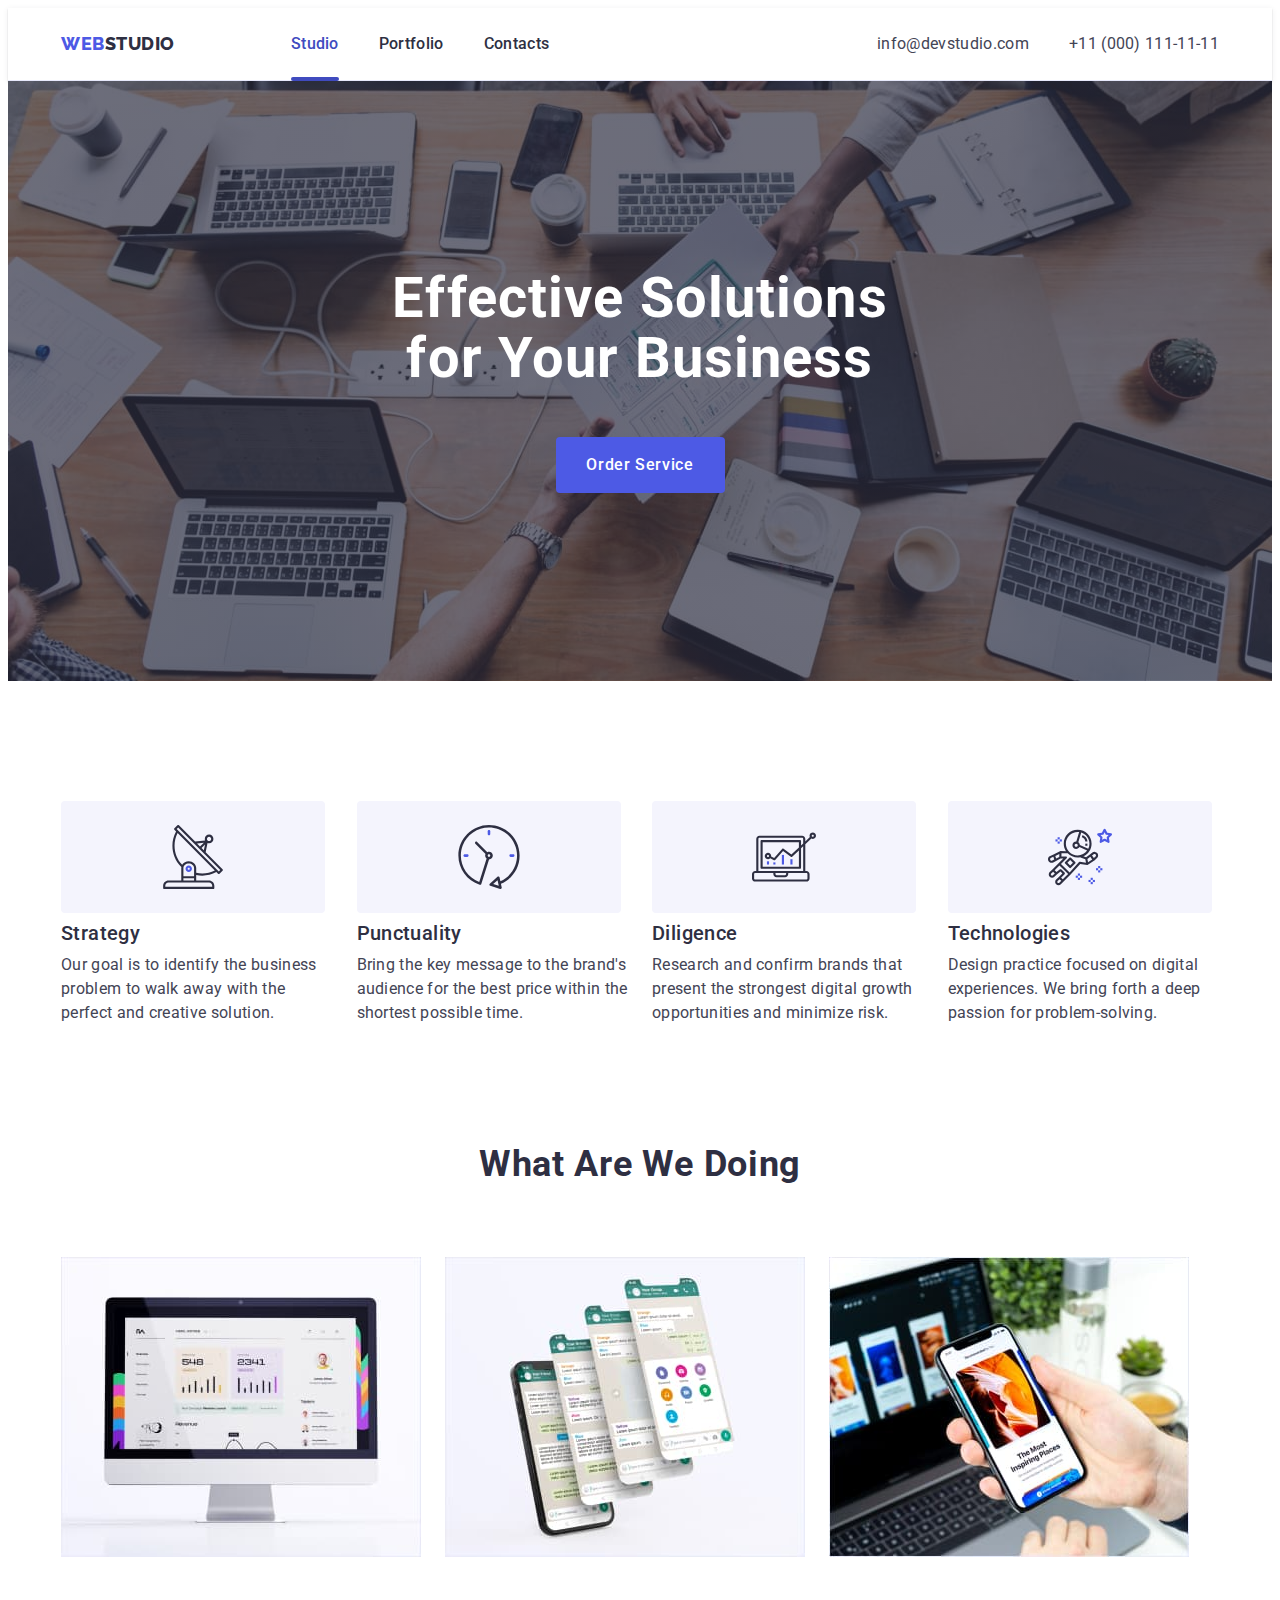
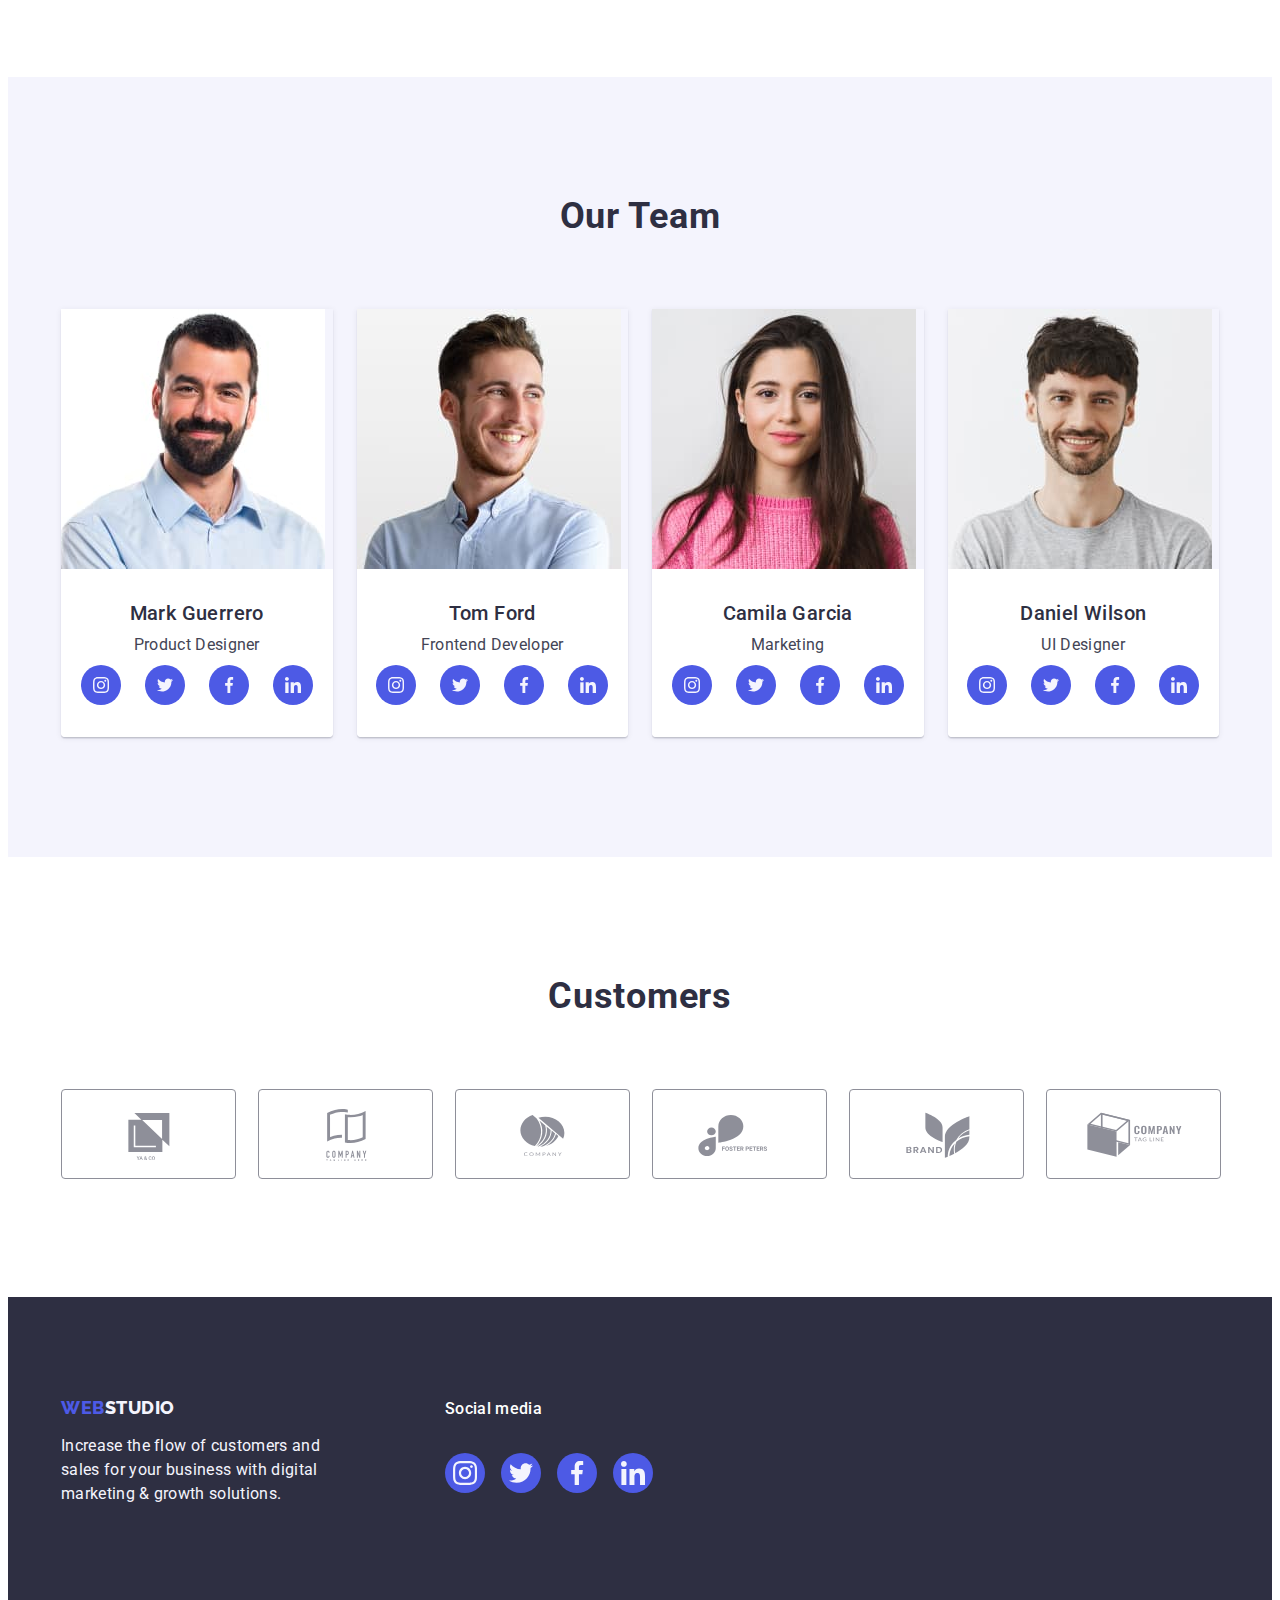
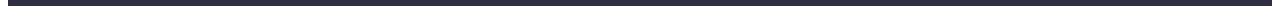
<file: index.html>
<!DOCTYPE html>
<html lang="en">
<head>
    <meta charset="UTF-8">
    <meta http-equiv="X-UA-Compatible" content="IE=edge">
    <meta name="viewport" content="width=device-width, initial-scale=1.0">
    <title>WebStudio</title>
    <link rel="preconnect" href="https://fonts.googleapis.com">
    <link rel="preconnect" href="https://fonts.gstatic.com" crossorigin>
    <link href="https://fonts.googleapis.com/css2?family=Raleway:wght@800&family=Roboto:wght@400;500;700;900&display=swap" rel="stylesheet">
    <link rel="stylesheet" href="https://cdnjs.cloudflare.com/ajax/libs/modern-normalize/2.0.0/modern-normalize.min.css" integrity="sha512-4xo8blKMVCiXpTaLzQSLSw3KFOVPWhm/TRtuPVc4WG6kUgjH6J03IBuG7JZPkcWMxJ5huwaBpOpnwYElP/m6wg==" crossorigin="anonymous" referrerpolicy="no-referrer" />
    <link rel="stylesheet" href="css/styles.css">
</head>
<body>
    <header class="header">
        <div class="container header-container">
        <nav class="nav">
            <a href="./index.html" class="logo link">Web<span class="logo-style">Studio</span></a>
            <ul class="main-nav-list list">
                <li><a href="./index.html" class="nav-link link current-page">Studio</a></li>
                <li><a href="./portfolio.html"  class="nav-link link">Portfolio</a></li>
                <li><a href=""  class="nav-link link">Contacts</a></li>
            </ul>
        </nav>
        <address class="address">
            <ul class="address-list list">
                <li><a href="mailto:info@devstudio.com"  class="address-link link">info@devstudio.com</a></li>
                <li><a href="tel:+110001111111"  class="address-link link">+11 (000) 111-11-11</a></li>
            </ul>
        </address>
    </div>
    </header>
    <main>
        <section class="hero">
            <div class="container hero-container">
            <h1 class="hero-title">Effective Solutions for Your Business</h1>
            <button type="button" class="hero-btn" data-modal-open>Order Service</button>
        </div>
        </section>
    
        <section class="preferences">
            <div class="container">
            <h2 class="visually-hidden">Our preferences</h2>
            <ul class="preferences-list list">
                <li class="preferences-item">
                    <div class="preferences-icon-box">
                        <svg class="preferences-icon" width="64" height="64">
                            <use href="./images/icons.svg#icon-antenna"></use>
                        </svg>
                    </div>
                    <h3 class="preferences-title">Strategy</h3>
                    <p class="preferences-text">Our goal is to identify the business
                        problem to walk away with the perfect and creative solution. </p>
                </li>
                <li class="preferences-item">
                    <div class="preferences-icon-box">
                        <svg class="preferences-icon" width="64" height="64" >
                            <use href="./images/icons.svg#icon-clock"></use>
                        </svg>
                    </div>
                    <h3 class="preferences-title">Punctuality</h3>
                    <p class="preferences-text">Bring the key message to the brand's audience for the best price within the shortest possible time.</p>
                </li>
                <li class="preferences-item">
                    <div class="preferences-icon-box">
                        <svg class="preferences-icon" width="64" height="64">
                            <use href="./images/icons.svg#icon-diagram"></use>
                        </svg>
                    </div>
                    <h3 class="preferences-title">Diligence</h3>
                    <p class="preferences-text">Research and confirm brands that present the strongest digital growth opportunities and minimize risk.</p>
                </li>
                <li class="preferences-item">
                    <div class="preferences-icon-box">
                        <svg class="preferences-icon" width="64" height="64">
                            <use href="./images/icons.svg#icon-astronaut"></use>
                        </svg>
                    </div>
                    <h3 class="preferences-title">Technologies</h3>
                    <p class="preferences-text">Design practice focused on digital experiences. We bring forth a deep passion for problem-solving.</p>
                </li>
            </ul>
        </div>
        </section>
        <section class="projects-intro">
            <div class="container">
            <h2 class="projects-intro-title">What are we doing</h2>
            <ul class="projects-intro-list list">
                <li class="projects-intro-item"><img src="./images/rectangle.jpg" alt="computer" width="360" 
                    height="300"></li>
                <li class="projects-intro-item"><img src="./images/app.jpg" alt="application" width="360" 
                    height="300"></li>
                <li class="projects-intro-item"><img src="./images/mobile.jpg" alt="phone" width="360" 
                    height="300"></li>
            </ul>
            </div>
        </section>
        <section class="team">
            <div class="container">
            <h2 class="team-title">Our Team</h2>

          <ul class="team-list list">
            <li class="team-item">
                <img src="./images/img-3.jpg" alt="Mark" width="264" height="260">
                <div class="team-container">
                <h3 class="team-item-title">Mark Guerrero</h3>
                <p class="team-text">Product Designer</p>
                    <ul class="team-soc-list list">
                        <li class="team-soc-item">
                            <a href="" class="team-soc-link link" target="_blank"
                            rel="noopener noreferrer">
                        <svg class="team-soc-icon" width="16" height="16"><use href="./images/icons.svg#icon-instagram"></use></svg>
                        </a>
                    </li>
                        <li class="team-soc-item">
                            <a href="" class="team-soc-link link" target="_blank"
                            rel="noopener noreferrer">
                        <svg class="team-soc-icon" width="16" height="16">
                            <use href="./images/icons.svg#icon-twitter"></use></svg>
                        </a>
                    </li>
                        <li class="team-soc-item"><a href="" class="team-soc-link link" target="_blank"
                            rel="noopener noreferrer">
                            <svg class="team-soc-icon" width="16" height="16">
                                <use href="./images/icons.svg#icon-facebook"></use></svg>
                        </a></li>
                        <li class="team-soc-item"><a href="" class="team-soc-link link" target="_blank"
                            rel="noopener noreferrer">
                            <svg class="team-soc-icon" width="16" height="16">
                                <use href="./images/icons.svg#icon-linkedin"></use></svg>
                        </a></li>
                    </ul>
                
            </div>
            </li>
            <li class="team-item">
                <img src="./images/img-2.jpg" alt="Tom" width="264" height="260">
                <div class="team-container">
                <h3 class="team-item-title">Tom Ford</h3>
                <p class="team-text">Frontend Developer</p>
                <ul class="team-soc-list list">
                    <li class="team-soc-item">
                        <a href="" class="team-soc-link link" target="_blank"
                        rel="noopener noreferrer">
                    <svg class="team-soc-icon" width="16" height="16"><use href="./images/icons.svg#icon-instagram"></use></svg>
                    </a>
                </li>
                    <li class="team-soc-item">
                        <a href="" class="team-soc-link link" target="_blank"
                        rel="noopener noreferrer">
                    <svg class="team-soc-icon" width="16" height="16">
                        <use href="./images/icons.svg#icon-twitter"></use></svg>
                    </a>
                </li>
                    <li class="team-soc-item"><a href="" class="team-soc-link link" target="_blank"
                        rel="noopener noreferrer">
                        <svg class="team-soc-icon" width="16" height="16">
                            <use href="./images/icons.svg#icon-facebook"></use></svg>
                    </a></li>
                    <li class="team-soc-item"><a href="" class="team-soc-link link" target="_blank"
                        rel="noopener noreferrer nofollow">
                        <svg class="team-soc-icon" width="16" height="16">
                            <use href="./images/icons.svg#icon-linkedin"></use></svg>
                    </a></li>
                </ul>
            </div>
            </li>
            <li class="team-item">
                <img src="./images/img-1.jpg" alt="Camila" width="264" height="260">
                <div class="team-container">
                <h3 class="team-item-title">Camila Garcia</h3>
                <p class="team-text">Marketing</p>
                <ul class="team-soc-list list">
                    <li class="team-soc-item">
                        <a href="" class="team-soc-link link" target="_blank"
                        rel="noopener noreferrer">
                    <svg class="team-soc-icon" width="16" height="16">
                        <use href="./images/icons.svg#icon-instagram"></use></svg>
                    </a>
                </li>
                    <li class="team-soc-item">
                        <a href="" class="team-soc-link link" target="_blank"
                        rel="noopener noreferrer">
                    <svg class="team-soc-icon" width="16" height="16">
                        <use href="./images/icons.svg#icon-twitter"></use></svg>
                    </a>
                </li>
                    <li class="team-soc-item"><a href="" class="team-soc-link link" target="_blank"
                        rel="noopener noreferrer">
                        <svg class="team-soc-icon" width="16" height="16">
                            <use href="./images/icons.svg#icon-facebook"></use></svg>
                    </a></li>
                    <li class="team-soc-item"><a href="" class="team-soc-link link" target="_blank"
                        rel="noopener noreferrer">
                        <svg class="team-soc-icon" width="16" height="16">
                            <use href="./images/icons.svg#icon-linkedin"></use></svg>
                    </a></li>
                </ul>
            </div>
            </li>
            <li class="team-item">
                <img src="./images/img.jpg" alt="Daniel" width="264" height="260">
                <div class="team-container">
                <h3 class="team-item-title">Daniel Wilson</h3>
                <p class="team-text">UI Designer</p>
                <ul class="team-soc-list list">
                    <li class="team-soc-item">
                        <a href="" class="team-soc-link link" target="_blank"
                        rel="noopener noreferrer">
                    <svg class="team-soc-icon" width="16" height="16"><use href="./images/icons.svg#icon-instagram"></use></svg>
                    </a>
                </li>
                    <li class="team-soc-item">
                        <a href="" class="team-soc-link link" target="_blank"
                        rel="noopener noreferrer"> 
                    <svg class="team-soc-icon" width="16" height="16">
                        <use href="./images/icons.svg#icon-twitter"></use></svg>
                    </a>
                </li>
                    <li class="team-soc-item">
                        <a href="" class="team-soc-link link" target="_blank" rel="noopener noreferrer">
                        <svg class="team-soc-icon" width="16" height="16">
                            <use href="./images/icons.svg#icon-facebook"></use>
                        </svg>
                    </a>
                </li>
                    <li class="team-soc-item"><a href="" class="team-soc-link link" target="_blank" rel="noopener noreferrer">
                        <svg class="team-soc-icon" width="16" height="16">
                            <use href="./images/icons.svg#icon-linkedin"></use>
                        </svg>
                    </a>
                </li>
                </ul>
            </div>
            </li>
          </ul>
          </div>
        </section>
       <section class="customers">
        <div class="customers-container container">
            <h2 class="customers-title">Customers</h2>
            <ul class="customers-list list">
                <li class="customers-item">
                    <a href="" class="customers-link link">
                    <svg class="customers-icon"  width="104" height="56">
                        <use href="./images/icons.svg#icon-logo1"></use>
                    </svg>
                </a>
                </li>
                <li class="customers-item">
                    <a href="" class="customers-link link">
                        <svg class="customers-icon"  width="104" height="56">
                            <use href="./images/icons.svg#icon-logo2"></use>
                        </svg>
                    </a>
                </li>
                <li class="customers-item">
                    <a href="" class="customers-link link">
                        <svg class="customers-icon"  width="104" height="56">
                            <use href="./images/icons.svg#icon-logo3"></use>
                        </svg>
                    </a>
                </li>
                <li class="customers-item">
                    <a href="" class="customers-link link">
                        <svg class="customers-icon"  width="104" height="56">
                            <use href="./images/icons.svg#icon-logo4"></use>
                        </svg>
                    </a>
                </li>
                <li class="customers-item">
                    <a href="" class="customers-link link">
                        <svg class="customers-icon" width="104" height="56">
                            <use href="./images/icons.svg#icon-logo5"></use>
                        </svg>
                    </a>
                </li>
                <li class="customers-item">
                    <a href="" class="customers-link link">
                        <svg class="customers-icon" width="104" height="56">
                            <use href="./images/icons.svg#icon-logo6"></use>
                        </svg>
                    </a>
                </li>
            </ul>
        </div>
       </section>
    </main>
    <footer class="footer">
        <div class="container footer-container">
            <div class="footer-logo-paragraph">
            <a href="./index.html" class="footer-link link">Web<span class="logo-style-bottom">Studio</span></a>
            <p class="footer-text">Increase the flow of customers and sales for your business with digital marketing & growth solutions.</p>
        </div>
        <div class="footer-soc-wrap">
            <p class="footer-soc-text">Social media</p>
            <ul class="footer-soc-list list">
                
                
                <li class="footer-soc-item">
                    <a href="" class="footer-soc-link link" target="_blank"
                    rel="noopener noreferrer nofollow">
                <svg class="footer-soc-icon" width="24" height="24" ><use href="./images/icons.svg#icon-instagram"></use></svg>
                </a>
            </li>
                <li class="footer-soc-item">
                    <a href="" class="footer-soc-link link" target="_blank"
                    rel="noopener noreferrer nofollow">
                <svg class="footer-soc-icon" width="24" height="24">
                    <use href="./images/icons.svg#icon-twitter"></use></svg>
                </a>
            </li>
                <li class="footer-soc-item"><a href="" class="footer-soc-link link" target="_blank"
                    rel="noopener noreferrer nofollow">
                    <svg class="footer-soc-icon" width="24" height="24">
                        <use href="./images/icons.svg#icon-facebook"></use></svg>
                </a></li>
                <li class="footer-soc-item"><a href="" class="footer-soc-link link" target="_blank"
                    rel="noopener noreferrer nofollow">
                    <svg class="footer-soc-icon" width="24" height="24">
                        <use href="./images/icons.svg#icon-linkedin"></use></svg>
                </a></li>
            
            </ul> 
        </div>
        </div>
    </footer>
    <div class="backdrop is-hidden" data-modal>
        <div class="modal-window">
            <button type="button" class="modal-close" data-modal-close>
                <svg class="modal-close-icon" width="8" height="8">
                    <use href="./images/icons.svg#icon-close-black"></use>
                </svg>
            </button>
    </div>
    </div>
    <script src="./js/modal.js"></script>
</body>
</html>
</file>
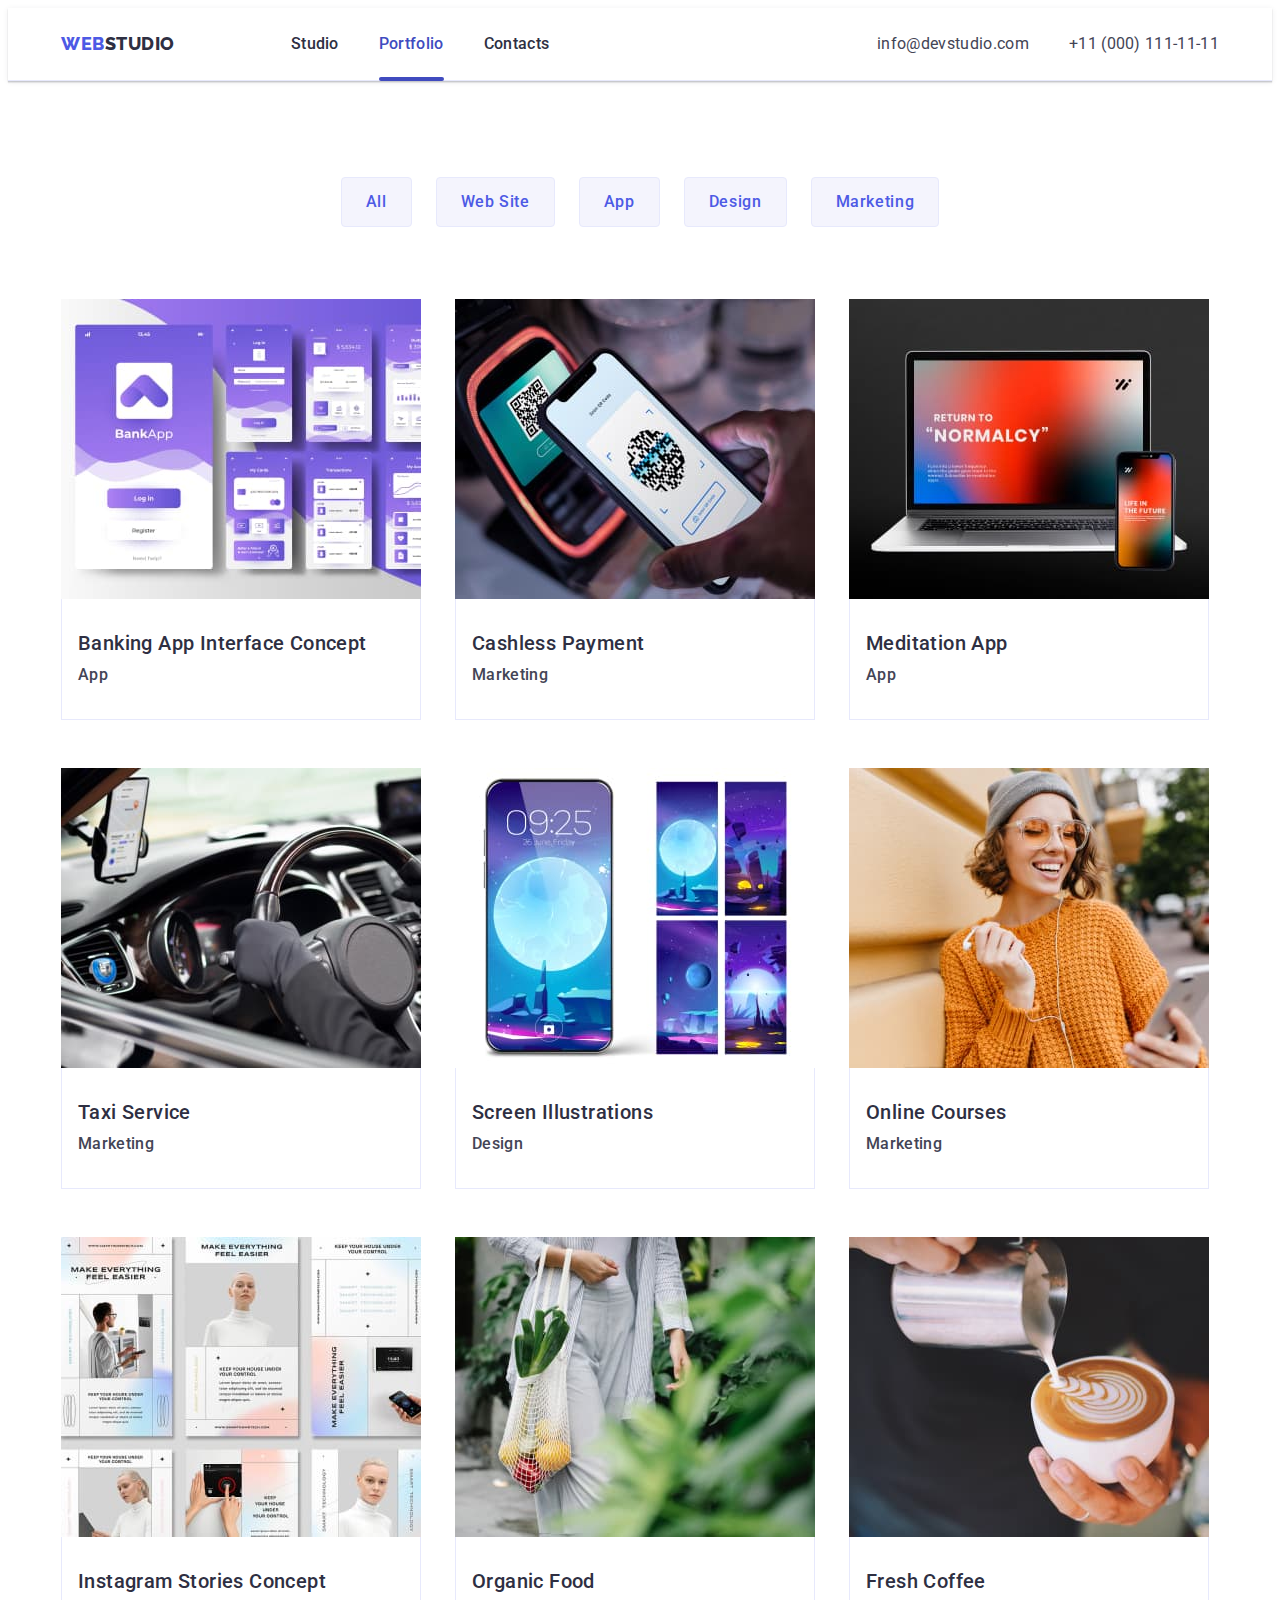
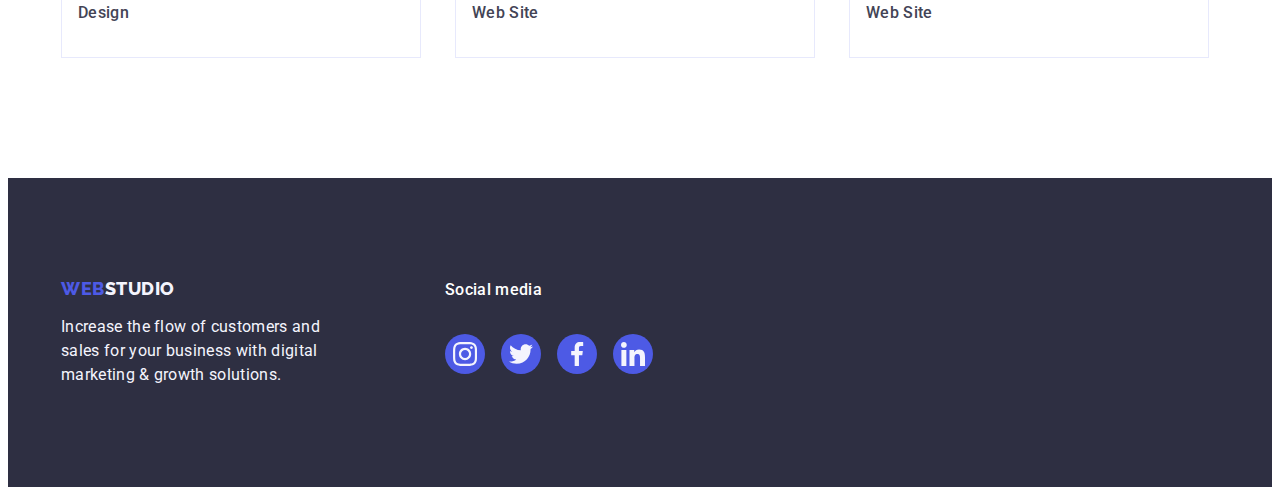
<file: portfolio.html>
<!DOCTYPE html>
<html lang="en">
<head>
    <meta charset="UTF-8">
    <meta http-equiv="X-UA-Compatible" content="IE=edge">
    <meta name="viewport" content="width=device-width, initial-scale=1.0">
    <title>Portfolio</title>
    <link rel="preconnect" href="https://fonts.googleapis.com">
    <link rel="preconnect" href="https://fonts.gstatic.com" crossorigin>
    <link href="https://fonts.googleapis.com/css2?family=Raleway:wght@800&family=Roboto:wght@400;500;700;900&display=swap" rel="stylesheet">
    <link rel="stylesheet" href="https://cdnjs.cloudflare.com/ajax/libs/modern-normalize/2.0.0/modern-normalize.min.css" integrity="sha512-4xo8blKMVCiXpTaLzQSLSw3KFOVPWhm/TRtuPVc4WG6kUgjH6J03IBuG7JZPkcWMxJ5huwaBpOpnwYElP/m6wg==" crossorigin="anonymous" referrerpolicy="no-referrer" />
    <link rel="stylesheet" href="css/styles.css">
</head>
<body>
    <header class="header">
        <div class="container header-container">
        <nav class="nav">
            <a href="./index.html" class="logo link">Web<span class="logo-style">Studio</span></a>
            <ul class="main-nav-list list">
                <li><a href="./index.html" class="nav-link link">Studio</a></li>
                <li><a href="./portfolio.html"  class="nav-link link current-page">Portfolio</a></li>
                <li><a href=""  class="nav-link link">Contacts</a></li>
            </ul>
        </nav>
        <address class="address">
            <ul class="address-list list">
                <li><a href="mailto:info@devstudio.com"  class="address-link link">info@devstudio.com</a></li>
                <li><a href="tel:+110001111111"  class="address-link link">+11 (000) 111-11-11</a></li>
            </ul>
        </address>
    </div>
    </header>
    <main>
        <section class="portfolio-cards">
            <div class="container portfolio-container">
            <h1 hidden>Our Portfolio</h1>

            <ul class="nav-btn-list list">
                <li><button class="nav-btn" type="button">All</button></li>
                <li><button class="nav-btn" type="button">Web Site</button></li>
                <li><button class="nav-btn" type="button">App</button></li>
                <li><button class="nav-btn" type="button">Design</button></li>
                <li><button class="nav-btn" type="button">Marketing</button></li>
            </ul>
        
            <ul class="portfolio-cards-list list">
                <li class="portfolio-cards-item">
                    <a href="" class="portfolio-link link">
                        <div class="portfolio-wrap">
                        <img src="./images/bank.jpg" alt="Banking app" width="360" height="300">
                        <p class="portfolio-overlay-text">14 Stylish and User-Friendly App Design Concepts · Task Manager App · Calorie Tracker App · Exotic Fruit Ecommerce App · Cloud Storage App</p>
                    </div>
                        <div class="portfolio-card-container">
                            
                            <h2 class="portfolio-cards-title">Banking App Interface Concept</h2>
                            <p class="portfolio-cards-text">App</p>
                        
                    </div>
                    </a> 
                </li>

                <li class="portfolio-cards-item" >
                    <a href="" class="portfolio-link link">
                        <div class="portfolio-wrap">
                        <img src="./images/cashless.jpg" alt="QR scanning" width="360" height="300">
                        <p class="portfolio-overlay-text">14 Stylish and User-Friendly App Design Concepts · Task Manager App · Calorie Tracker App · Exotic Fruit Ecommerce App · Cloud Storage App</p>
                    </div>
                        <div class="portfolio-card-container">
                    <h2 class="portfolio-cards-title">Cashless Payment</h2>
                    <p class="portfolio-cards-text">Marketing</p>
                
            </div>
                </a>
                </li>

                <li class="portfolio-cards-item" >
                    <a href="" class="portfolio-link link">
                        <div class="portfolio-wrap">
                        <img src="./images/meditation.jpg" alt="Meditation app" width="360" height="300">
                        <p class="portfolio-overlay-text">14 Stylish and User-Friendly App Design Concepts · Task Manager App · Calorie Tracker App · Exotic Fruit Ecommerce App · Cloud Storage App</p>
                    </div>
                        <div class="portfolio-card-container">
                    <h2 class="portfolio-cards-title">Meditation App</h2>
                    <p class="portfolio-cards-text">App</p>
                </div>
                </a>
                       </li>

                <li class="portfolio-cards-item" >
                    <a href="" class="portfolio-link link">
                        <div class="portfolio-wrap">
                        <img src="./images/taxi.jpg" alt="Taxi driver" width="360" height="300">
                        <p class="portfolio-overlay-text">14 Stylish and User-Friendly App Design Concepts · Task Manager App · Calorie Tracker App · Exotic Fruit Ecommerce App · Cloud Storage App</p>
                    </div>
                        <div class="portfolio-card-container">
                    <h2 class="portfolio-cards-title">Taxi Service</h2>
                    <p class="portfolio-cards-text">Marketing</p>
                </div>
                </a>
                </li>

                <li class="portfolio-cards-item" >
                    <a href="" class="portfolio-link link">
                        <div class="portfolio-wrap">
                        <img src="./images/illustrations.jpg" alt="Screen phone" width="360" height="300">
                        <p class="portfolio-overlay-text">14 Stylish and User-Friendly App Design Concepts · Task Manager App · Calorie Tracker App · Exotic Fruit Ecommerce App · Cloud Storage App</p>
                    </div>
                        <div class="portfolio-card-container">
                    <h2 class="portfolio-cards-title">Screen Illustrations</h2>
                    <p class="portfolio-cards-text">Design</p>
                </div>
                </a>
                          </li>

                <li class="portfolio-cards-item" >
                    <a href="" class="portfolio-link link">
                        <div class="portfolio-wrap">
                        <img src="./images/courses.jpg" alt="Lady comunicate online" width="360" height="300">
                        <p class="portfolio-overlay-text">14 Stylish and User-Friendly App Design Concepts · Task Manager App · Calorie Tracker App · Exotic Fruit Ecommerce App · Cloud Storage App</p>
                    </div>
                        <div class="portfolio-card-container">
                    <h2 class="portfolio-cards-title">Online Courses</h2>
                    <p class="portfolio-cards-text">Marketing</p>
                </div>
                </a>
                </li>

                <li class="portfolio-cards-item" >
                    <a href="" class="portfolio-link link">
                        <div class="portfolio-wrap">
                        <img src="./images/stories.jpg" alt="Stories templates" width="360" height="300">
                        <p class="portfolio-overlay-text">14 Stylish and User-Friendly App Design Concepts · Task Manager App · Calorie Tracker App · Exotic Fruit Ecommerce App · Cloud Storage App</p>
                    </div>
                        <div class="portfolio-card-container">
                    <h2 class="portfolio-cards-title">Instagram Stories Concept</h2>
                    <p class="portfolio-cards-text">Design</p>
                </div>
                </a>
                          </li>

                <li class="portfolio-cards-item">
                    <a href="" class="portfolio-link link">
                        <div class="portfolio-wrap">
                        <img src="./images/organic-food.jpg" alt="Lady carry shopping bag" width="360" height="300">
                        <p class="portfolio-overlay-text">14 Stylish and User-Friendly App Design Concepts · Task Manager App · Calorie Tracker App · Exotic Fruit Ecommerce App · Cloud Storage App</p>
                    </div>
                        <div class="portfolio-card-container">
                    <h2 class="portfolio-cards-title">Organic Food</h2>
                    <p class="portfolio-cards-text">Web Site</p>
                </div>
                </a>
                            </li>

                <li class="portfolio-cards-item" >
                    <a href="" class="portfolio-link link">
                        <div class="portfolio-wrap">
                        <img src="./images/coffee.jpg" alt="Barista on duty" width="360" height="300">
                        <p class="portfolio-overlay-text">14 Stylish and User-Friendly App Design Concepts · Task Manager App · Calorie Tracker App · Exotic Fruit Ecommerce App · Cloud Storage App</p>
                    </div>
                        <div class="portfolio-card-container">
                    <h2 class="portfolio-cards-title">Fresh Coffee</h2>
                    <p class="portfolio-cards-text">Web Site</p>
                </div>
                </a>
                            </li>

            </ul>
        </div>
        </section>
    </main>
    <footer class="footer">
        <div class="container footer-container">
            <div class="footer-logo-paragraph">
            <a href="./index.html" class="footer-link link">Web<span class="logo-style-bottom">Studio</span></a>
            <p class="footer-text">Increase the flow of customers and sales for your business with digital marketing & growth solutions.</p>
        </div>
        <div class="footer-soc-wrap">
            <p class="footer-soc-text">Social media</p>
            <ul class="footer-soc-list list">
                <li class="footer-soc-item">
                    <a href="" class="footer-soc-link link" target="_blank"
                    rel="noopener noreferrer nofollow">
                <svg class="footer-soc-icon" width="24" height="24" ><use href="./images/icons.svg#icon-instagram"></use></svg>
                </a>
            </li>
                <li class="footer-soc-item">
                    <a href="" class="footer-soc-link link" target="_blank"
                    rel="noopener noreferrer nofollow">
                <svg class="footer-soc-icon" width="24" height="24">
                    <use href="./images/icons.svg#icon-twitter"></use></svg>
                </a>
            </li>
                <li class="footer-soc-item"><a href="" class="footer-soc-link link" target="_blank"
                    rel="noopener noreferrer nofollow">
                    <svg class="footer-soc-icon" width="24" height="24">
                        <use href="./images/icons.svg#icon-facebook"></use></svg>
                </a></li>
                <li class="footer-soc-item"><a href="" class="footer-soc-link link" target="_blank"
                    rel="noopener noreferrer nofollow">
                    <svg class="footer-soc-icon" width="24" height="24">
                        <use href="./images/icons.svg#icon-linkedin"></use></svg>
                </a></li>
            
            </ul> 
        </div>
        </div>
        
    </footer>
</body>
</html>
</file>
<file: css/styles.css>
:root {
    --color-primary: #2E2F42;
    --color-secondary: #434455;
    --color-background: #4D5AE5;
    --color-nav-btn: #F4F4FD;
    --color-footer-logo: #ffffff;
    --color-footer-text: #F4F4FD;
    --color-btn-border-portfolio: #e7e9fc;
    --color-customers-icon: #8e8f99;
}

body{
font-family: 'Roboto', sans-serif;
color: #434455;
background-color: #ffffff;
}

p,
h1,
h2,
h3,
h4,
h5,
h6{
    margin: 0;
}

ul,
ol{
    margin: 0;
    padding: 0;
}

img{
    display: block;
}

.container{
    width: 1158px;
    padding-left: 15px;
    padding-right: 15px;
    margin: 0 auto;
    
}


/* Header */
.header{
    /* padding-top: 24px;
    padding-bottom: 24px; */
    border-bottom: 1px solid #e7e9fc;
    box-shadow:  0px 2px 1px rgba(46, 47, 66, 0.08), 0px 1px 1px rgba(46, 47, 66, 0.16), 0px 1px 6px rgba(46, 47, 66, 0.08);;
}

.header-container{
    display: flex;
    align-items: center;
    gap: 40px;
    
}
.nav{
    display: flex;
    align-items: center;
    gap: 40px;
}

.logo{
    font-family: 'Raleway', sans-serif;
    font-weight: 800;
    font-size: 18px;
    line-height: 1.17;
    color: var(--color-primary);
    text-decoration: none;
    letter-spacing: 0.03em;
    text-transform: uppercase;
    color: var(--color-background);
    margin-right: 76px;
    
    }

.logo-style {
        color: var(--color-primary);
    }

.link{
        text-decoration: none;
    }

.list {
        text-decoration: none;
        list-style: none;
        margin: 0;
        padding: 0;
    }

    .nav{
        display: flex;
        gap: 40px;
    }

.nav-link {
    text-decoration: none;
    list-style: none;
    font-weight: 500;
    line-height: 1.5;
    letter-spacing: 0.02em;
    color: var(--color-primary);
    display: flex;
    margin-right: 40px;
    padding: 24px 0;
    transition: color 250ms cubic-bezier(0.4, 0, 0.2, 1);
    }

    .nav-link:hover,
    .nav-link:focus{
        color: #404bbf;
    }

    .nav-link:last-child{
        margin-right: 0;
    }

    .current-page{
        font-family: 'Roboto', sans-serif;
        font-weight: 500;
        font-size: 16px;
        line-height: 1.50;
        letter-spacing: 0.02em; 
        color: #404BBF;
        position: relative;
        transition: color 250ms cubic-bezier(0.4, 0, 0.2, 1);
    }

    .current-page::after{
        content: '';
        position: absolute;
        left: 0;
        bottom: -1px;
        width: 100%;
        height: 4px;
        background: #404BBF;
        border-radius: 2px; 
        display: block;
       
    }

    .main-nav-list{
        display: flex;
        align-items: center;
        margin-right: 40px;
        gap: 40px;
        
    }

    .address-list{
        display: flex;
        gap: 40px;
    }

    .address{
        font-style: normal;
        margin-left: auto;
    }

    .address-link{
        line-height: 1.5;
        letter-spacing: 0.02em;
        color: var(--color-secondary);
        transition: color 250ms cubic-bezier(0.4, 0, 0.2, 1);
    }
    .address-link:hover,
    .address-link:focus{
        color: #404bbf;
    }



   
/* hero */

.hero{
    background-color: var(--color-primary);
    display: flex;
    padding: 188px 0;
    background-image: linear-gradient(rgba(46, 47, 66, 0.7), rgba(46, 47, 66, 0.7)), url(../images/people-office.jpg);
    max-width: 1440px;
    margin: 0 auto;
    background-repeat: no-repeat;
    background-position: center;
    background-size: cover;
    
}

.hero-title{
color: var(--color-footer-logo);
font-size: 56px;
line-height: 1.07;
text-align: center;
letter-spacing: 0.02em;
margin-bottom: 48px;
max-width: 496px;
}

.hero-btn{
font-family: inherit;
color: var(--color-footer-logo);
background-color: var(--color-background);
font-weight: 500;
font-size: 16px;
line-height: 1.5;
align-items: center;
letter-spacing: 0.04em;
min-width: 169px;
height: 56px;
border: none;
border-radius: 4px;
cursor: pointer;
transition: background-color 250ms cubic-bezier(0.4, 0, 0.2, 1); 
}

.hero-btn:hover,
.hero-btn:focus{
    background-color: #404BBF;
}

.hero-container{
    display: flex;
    flex-direction: column;
    align-items: center;
}

/* preferences */
.preferences {
    font-family: inherit;
    padding: 120px 0;
    
   
}

.visually-hidden {
    position: absolute;
    width: 1px;
    height: 1px;
    margin: -1px;
    border: 0;
    padding: 0;
    white-space: nowrap;
    clip-path: inset(100%);
    clip: rect(0 0 0 0);
    overflow: hidden;
  }

.preferences-title {
    font-weight: 500;
    font-size: 20px;
    line-height: 1.2;
    letter-spacing: 0.02em;
    color: var(--color-primary);
    margin-bottom: 8px;
    margin-top: 8px;
}

.preferences-list{
    display: flex;
    gap: 24px;
    
}

.preferences-item{
    width: calc((100% - 72px) / 4); 
}


.preferences-text {
    font-family: inherit;
    color: var(--color-secondary);
    line-height: 1.5;
    letter-spacing: 0.02em;
    /* margin-bottom: 120px; */
}

.preferences-icon-box{
    display: flex;
    align-items: center;
    justify-content: center;
    background-color: #F4F4FD;
    width: 264px;
    margin-bottom: 8px;
    border-radius: 4px;
}

.preferences-icon{
    margin: 24px 100px;
}

/* projects */
.projects-intro{
    padding-bottom: 120px; 
}

.projects-intro-title{
    font-family: inherit;
    font-size: 36px;
    line-height: 1.11;
    text-align: center;
    letter-spacing: 0.02em;
    text-transform: capitalize;
    color: var(--color-primary);
    margin-bottom: 72px;
}

.projects-intro-list{
    background-color: #FFFFFF; 
    /* margin-bottom: 120px; */
    display: flex;
    align-items: center;
    gap: 24px;
}
.projects-intro-item{
    
}

/* Team */

.team {
    background-color: var(--color-footer-text);
    padding: 120px 0;
}

.team-item{
    box-shadow: 0px 1px 6px rgba(46, 47, 66, 0.08), 0px 1px 1px rgba(46, 47, 66, 0.16), 0px 2px 1px rgba(46, 47, 66, 0.08);
}

.team-container{
    background-color: #ffffff;
    display: flex;
    padding: 32px 16px;
    flex-direction: column;
    justify-content: center;
    align-items: center;
    border-radius: 0px 0px 4px 4px;
    /* box-shadow: 0px 1px 6px rgba(46, 47, 66, 0.08), 0px 1px 1px rgba(46, 47, 66, 0.16), 0px 2px 1px rgba(46, 47, 66, 0.08); ; */
}

.team-title {
font-family: inherit;
font-size: 36px;
line-height: 1.11;
text-align: center;
letter-spacing: 0.02em;
text-transform: capitalize;
color: var(--color-primary);
margin-bottom: 72px;
}

.team-list {
    display: flex;
    align-items: center;
    gap: 24px;
    border-radius: 0px 0px 4px 4px;

}

.team-item {
    border-radius: 0px 0px 4px 4px;
    width: calc((100% - 72px) / 4);

}



.team-item-title{
font-family: inherit;
font-weight: 500;
    font-size: 20px;
    line-height: 1.2;
    letter-spacing: 0.02em;
    color: var(--color-primary);
    margin-bottom: 8px;
    text-align: center;
}

.team-text {
    font-family: inherit;
    color: var(--color-secondary);
    line-height: 1.5;
    letter-spacing: 0.02em;
    text-align: center;
    margin-bottom: 8px;
}

.team-soc-link{
    width: 100%;
    height: 100%;
    background-color: var(--color-background);
    border-radius: 50%;
    display: flex;
    justify-content: center;
    align-items: center;
    transition:  background-color 250ms cubic-bezier(0.4, 0, 0.2, 1);
}

.team-soc-link:hover,
.team-soc-link:focus{
    background-color: #404bbf;
}

.team-soc-list {
    display: flex;
    justify-content: center;
    align-items: center;
    gap: 24px;
}

.team-soc-item {
        width: 40px;
        height: 40px;
        
    }

.team-soc-icon{
    fill: var(--color-nav-btn);
}



/* customers */
.customers {
    padding-top: 120px;
    padding-bottom: 120px;
}
.customers-container {
    width: 1158px;
    padding-left: 15px;
    padding-right: 15px;
    margin: 0 auto;
   
}
.customers-title {
    font-family: 'Roboto', sans-serif;
    font-weight: 700;
    font-size: 36px;
    line-height: 1.11;
    text-align: center;
    letter-spacing: 0.02em;
    text-transform: capitalize;
    color: #2E2F42;
    margin-bottom: 72px;
}
.customers-list {
    display: flex;
    gap: 24px;
}

.customers-link{
    width: 100%;
    height: 100%;
    border: 1px solid #8e8f99;
    border-radius: 4px;
    display: flex;
    align-items: center;
    justify-content: center;
    color: var(--color-customers-icon);
    transition: border-color 250ms cubic-bezier(0.4, 0, 0.2, 1), color 250ms cubic-bezier(0.4, 0, 0.2, 1); ;
}

.customers-link:hover,
.customers-link:focus{
    color: #404bbf;
    border-color: #404bbf;
}
.customers-item {
    width: calc((100% - 120px) / 6); 
    height: 88px;
}
.customers-icon {
    /* width: 104px;
    height: 56px; */
    fill: currentColor;
}


/* footer */

.footer{
    background-color: var(--color-primary);
    padding: 100px 0;
}

.footer-container{
    background-color: #2E2F42;
    display: flex;
    align-items: baseline;
   
    
}

.footer-logo-paragraph{
    margin-right: 120px;
}
.footer-link {
    font-family: 'Raleway', sans-serif;
    font-weight: 800;
    font-size: 18px;
    line-height: 1.17;
    letter-spacing: 0.03em;
    text-transform: uppercase;
    color: var(--color-background);
    text-decoration: none;
    margin-bottom: 16px;
    display: inline-block;
    width: 264px;
}

.footer-text {
    font-family: 'Roboto', sans-serif;
    font-weight: 400;
        font-size: 16px;
    line-height: 1.5;
    letter-spacing: 0.02em;
    color: var(--color-footer-text);

    display: flex;
    max-width: 264px;
    flex-wrap: wrap;
}

.logo-style-bottom{
    color: var(--color-footer-text);
}

.footer-soc-wrap{
    display: flex;
    flex-wrap: wrap;
    width: 208px;
    gap: 16px;
}
.footer-soc-list {
    display: flex;
    gap: 16px;
}

.footer-soc-text{
    font-family: 'Roboto';
    font-size: 16px;
    font-weight: 500;
    line-height: 1.5;
    letter-spacing: 0.02em;
    color: var(--color-footer-logo);
    margin-bottom: 16px;
}
.footer-soc-item {
    width: 40px;
    height: 40px;
}

.footer-soc-link {
    width: 100%;
    height: 100%;
    background-color: var(--color-background);
    border-radius: 50%;
    justify-content: center;
    align-items: center;
    display: flex;
    transition: background-color 250ms cubic-bezier(0.4, 0, 0.2, 1);
}

.footer-soc-link:hover,
.footer-soc-link:focus{
    background-color: #31d0aa; 
}

.footer-soc-icon {
    fill: var(--color-nav-btn);
}

.footer-soc-wrap{
display: flex;
align-items: baseline;
}

/* ----------Portfolio----------- */

.nav-btn {
    background-color: var(--color-nav-btn);
    color: var(--color-background);
    font-family: 'Roboto', sans-serif;
    font-weight: 500;
    font-size: 16px;
    line-height: 1.5;
    letter-spacing: 0.04em;
    transition: color 250ms cubic-bezier(0.4, 0, 0.2, 1), background-color 250ms cubic-bezier(0.4, 0, 0.2, 1), border-color 250ms cubic-bezier(0.4, 0, 0.2, 1), box-shadow 250ms cubic-bezier(0.4, 0, 0.2, 1);
}

.nav-btn:hover,
.nav-btn:focus{
background-color: #404BBF;
cursor: pointer;
color: var(--color-footer-logo);
}

/* portfolio cards */

.portfolio-container{
  margin-left: auto;
  margin-right: auto;
  
}

.portfolio-card-container{
    padding: 32px 16px;
    border: 1px solid #e7e9fc;
    border-top: none;
    transition: box-shadow 250ms cubic-bezier(0.4, 0, 0.2, 1);
}

.portfolio-link{
    transition: box-shadow 250ms cubic-bezier(0.4, 0, 0.2, 1);
}

.portfolio-link:hover,
.portfolio-link:focus{
    box-shadow: 0px 1px 6px rgba(46, 47, 66, 0.08), 0px 1px 1px rgba(46, 47, 66, 0.16), 0px 2px 1px rgba(46, 47, 66, 0.08);
}

.container-nav{
    display: flex;
    flex-direction: row;
    align-items: center;
    justify-content: center;
}

.portfolio-cards {
    padding-top: 96px; 
    padding-bottom: 120px;
}

.portfolio-cards-title {
    font-family: inherit;
    font-weight: 500;
    font-size: 20px;
    line-height: 1.2;
    letter-spacing: 0.02em;
    color: var(--color-primary);
    margin-bottom: 8px;
}

.portfolio-cards-text {
    font-family: inherit;
    color: var(--color-secondary);
    font-weight: 500;
    font-size: 16px;
    line-height: 1.5;
    letter-spacing: 0.02em;
}

.nav-btn-list{
    display: flex;
    align-items: center;
    justify-content: center;
    gap: 24px;

    margin-bottom: 72px;
}

.nav-btn{
    padding: 12px 24px;
    border: 1px solid var(--color-btn-border-portfolio);
    border-radius: 4px;
}

.nav-btn:hover,
.nav-btn:focus{
    border: 1px solid transparent;
    box-shadow: 0px 3px 1px rgba(0, 0, 0, 0.1), 0px 2px 1px rgba(0, 0, 0, 0.08), 0px 2px 2px rgba(0, 0, 0, 0.12);
}
.portfolio-cards-list{
    display: flex;
    flex-wrap: wrap;
    gap: 24px;
    row-gap: 48px;
    
}

.portfolio-cards-item{
    display: flex;
    flex-wrap: wrap;
    border-radius: 0px 0px 4px 4px; 
    width: calc((100% - 48px) / 3); 
}

.portfolio-wrap{
    position: relative;
    overflow: hidden;
}

.portfolio-link:hover .portfolio-overlay-text,
.portfolio-link:focus .portfolio-overlay-text{
    transform: translateY(0%);
}


.portfolio-overlay-text{
    position: absolute;
    height: 100%;
    font-family: 'Roboto', sans-serif;
    font-weight: 400;
    font-size: 16px;
    line-height: 1.50;
    letter-spacing: 0.02em;
    top: 0;  
    background: #4D5AE5;
    display: flex;
    color: var(--color-footer-text);
    padding: 40px 32px;
    flex-wrap: wrap;
    transform: translateY(100%);
    transition: transform 250ms cubic-bezier(0.4, 0, 0.2, 1);
   
}


/* modal window */

.is-hidden{
    visibility: hidden;
    opacity: 0;
    pointer-events: none;
}

.backdrop{
   position: fixed;
   width: 100%;
   height: 100%;
   top: 0;
   left: 0;
   background-color: rgba(46, 47, 66, 0.4);
   transition: opacity 250ms cubic-bezier(0.4, 0, 0.2, 1), visibility 250ms cubic-bezier(0.4, 0, 0.2, 1);
}

.modal-window{
    position: absolute;
    top: 50%;
    left: 50%;
    transform: translate(-50%, -50%) scale(1);
    width: 408px;
    min-height: 584px;
    background-color:  #fcfcfc;
    box-shadow: 0px 1px 1px rgba(0, 0, 0, 0.14), 0px 1px 3px rgba(0, 0, 0, 0.12), 0px 2px 1px rgba(0, 0, 0, 0.2);
    border-radius: 4px;
    transition: transform 250ms cubic-bezier(0.4, 0, 0.2, 1);
}


.modal-close{
    position: absolute; 
    top: 24px;
    right: 24px;
    width: 24px;
    height: 24px;
    padding: 0;
    border-radius: 50%;
    display: flex;
    align-items: center;
    justify-content: center;
    background-color: #e7e9fc;
    border: 1px solid rgba(0, 0, 0, 0.1);
    cursor: pointer;
    transition: background-color 250ms cubic-bezier(0.4, 0, 0.2, 1), border 250ms cubic-bezier(0.4, 0, 0.2, 1);
}

.modal-close:hover,
.modal-close:focus {
    background-color: #404bbf;
    border: none;
}

.modal-close:hover .modal-close-icon,
.modal-close:focus .modal-close-icon{
   fill: #FFFFFF;
}

.modal-close-icon{
    transition: fill 250ms cubic-bezier(0.4, 0, 0.2, 1);
}
</file>
